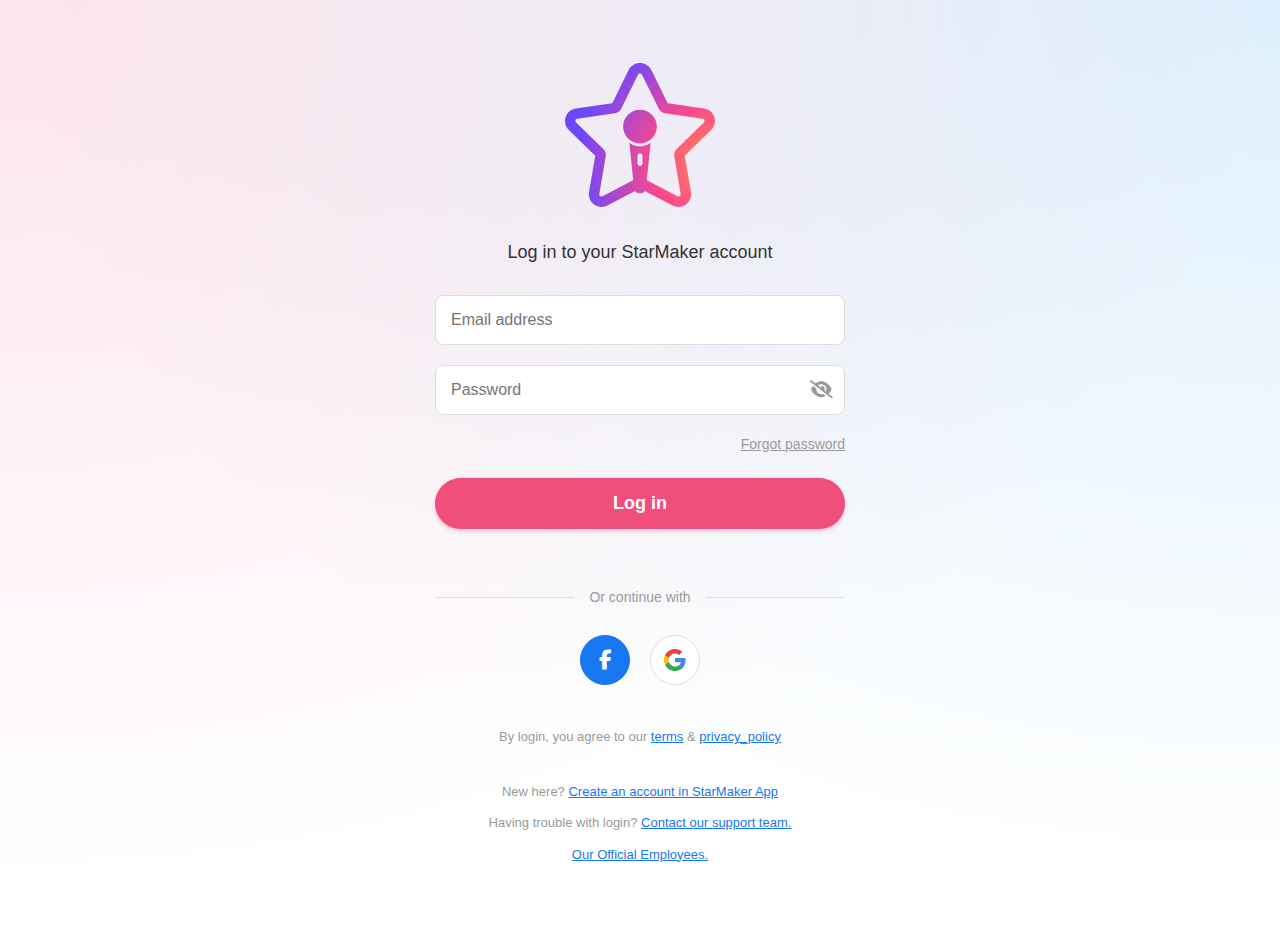
<file: index.html>
<!DOCTYPE html>
<html lang="en">
<head>
    <meta charset="UTF-8">
    <meta name="viewport" content="width=device-width, initial-scale=1.0">
    <title>StarMaker - Log In</title>
    <link rel="stylesheet" href="styles.css">
    <link rel="stylesheet" href="https://cdnjs.cloudflare.com/ajax/libs/font-awesome/6.4.0/css/all.min.css">
</head>
<body>
    <div class="container">
        <!-- Logo Section -->
        <div class="logo-container">
            <div class="logo">
                <img src="logo.svg" alt="StarMaker Logo" class="logo-img">
            </div>
        </div>

        <!-- Login Title -->
        <h1 class="login-title">Log in to your StarMaker account</h1>

        <!-- Login Form -->
        <form class="login-form" id="loginForm">
            <!-- Username Field -->
            <div class="input-group">
                <input 
                    type="text" 
                    id="username" 
                    class="input-field" 
                    placeholder="Email address" 
                    required>
                <button type="button" class="clear-btn" onclick="clearInput('username')" style="display: none;">
                    <i class="fas fa-times-circle"></i>
                </button>
            </div>

            <!-- Password Field -->
            <div class="input-group">
                <input 
                    type="password" 
                    id="password" 
                    class="input-field" 
                    placeholder="Password" 
                    required>
                <button type="button" class="clear-btn" onclick="clearInput('password')" style="display: none;">
                    <i class="fas fa-times-circle"></i>
                </button>
                <button type="button" class="toggle-password" onclick="togglePassword()">
                    <i class="fas fa-eye-slash" id="eyeIcon"></i>
                </button>
            </div>

            <!-- Forgot Password -->
            <div class="forgot-password">
                <a href="#" class="forgot-link">Forgot password</a>
            </div>

            <!-- Login Button -->
            <button type="submit" class="login-btn">
                Log in
            </button>
        </form>

        <!-- Separator -->
        <div class="separator">
            <span class="separator-line"></span>
            <span class="separator-text">Or continue with</span>
            <span class="separator-line"></span>
        </div>

        <!-- Social Login -->
        <div class="social-login">
            <button class="social-btn facebook-btn">
                <i class="fab fa-facebook-f"></i>
            </button>
            <button class="social-btn google-btn">
                <svg viewBox="0 0 24 24" class="google-icon">
                    <path fill="#4285F4" d="M22.56 12.25c0-.78-.07-1.53-.2-2.25H12v4.26h5.92c-.26 1.37-1.04 2.53-2.21 3.31v2.77h3.57c2.08-1.92 3.28-4.74 3.28-8.09z"/>
                    <path fill="#34A853" d="M12 23c2.97 0 5.46-.98 7.28-2.66l-3.57-2.77c-.98.66-2.23 1.06-3.71 1.06-2.86 0-5.29-1.93-6.16-4.53H2.18v2.84C3.99 20.53 7.7 23 12 23z"/>
                    <path fill="#FBBC05" d="M5.84 14.09c-.22-.66-.35-1.36-.35-2.09s.13-1.43.35-2.09V7.07H2.18C1.43 8.55 1 10.22 1 12s.43 3.45 1.18 4.93l2.85-2.22.81-.62z"/>
                    <path fill="#EA4335" d="M12 5.38c1.62 0 3.06.56 4.21 1.64l3.15-3.15C17.45 2.09 14.97 1 12 1 7.7 1 3.99 3.47 2.18 7.07l3.66 2.84c.87-2.6 3.3-4.53 6.16-4.53z"/>
                </svg>
            </button>
        </div>

        <!-- Footer Links -->
        <div class="footer">
            <p class="footer-text">
                By login, you agree to our 
                <a href="https://m.starmakerstudios.com/setting/terms/sm/index" class="footer-link">terms</a> 
                & 
                <a href="https://m.starmakerstudios.com/setting/privacy/sm/index" class="footer-link">privacy_policy</a>
            </p>
            <br>
            <p class="footer-text">
                New here? 
                <a href="https://starmaker.onelink.me/2172530114/WebsiteLogin" class="footer-link">Create an account in StarMaker App</a>
            </p>
            <p class="footer-text">
                Having trouble with login? 
                <a href="mailto:appsupport@starmakerinteractive.com" class="footer-link">Contact our support team.</a>
            </p>
            <p class="footer-text">
                <a href="employees.html" class="footer-link">Our Official Employees.</a>
            </p>
        </div>
    </div>

    <script src="script.js"></script>
</body>
</html>
</file>
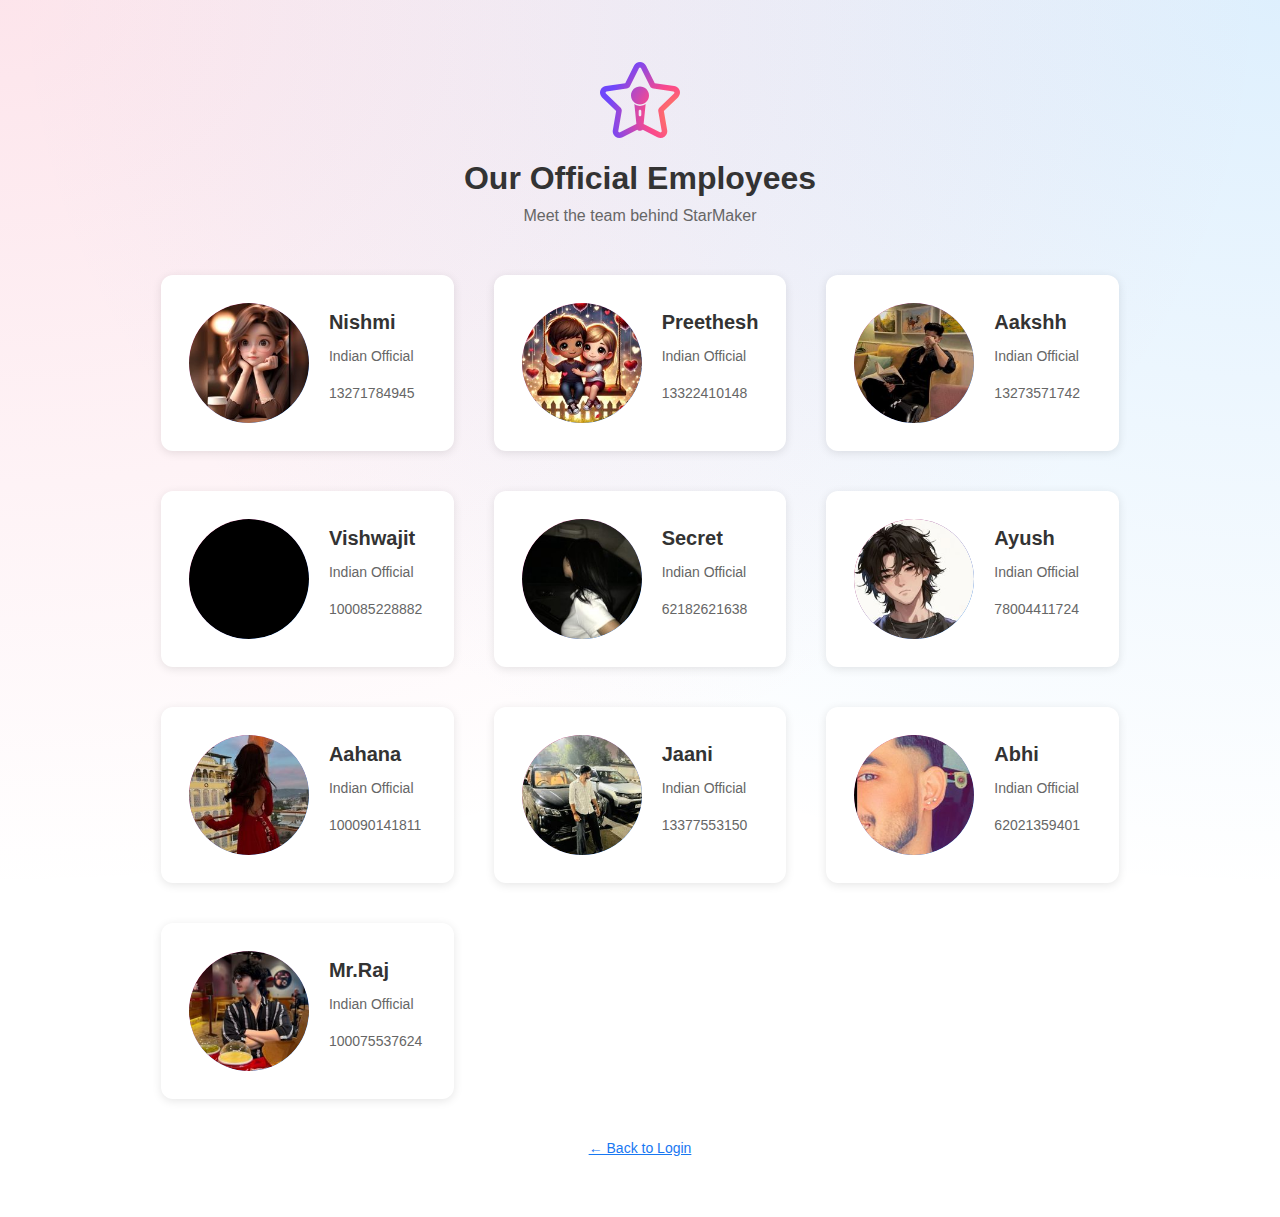
<file: employees.html>
<!DOCTYPE html>
<html lang="en">
<head>
    <meta charset="UTF-8">
    <meta name="viewport" content="width=device-width, initial-scale=1.0">
    <title>Our Official Employees - StarMaker</title>
    <link rel="stylesheet" href="styles.css">
    <link rel="stylesheet" href="https://cdnjs.cloudflare.com/ajax/libs/font-awesome/6.4.0/css/all.min.css">
    <style>
        .employees-container {
            max-width: 1200px;
            margin: 0 auto;
            padding: 40px 20px;
        }

        /* Tablet: 2 columns */
        @media (max-width: 1024px) and (min-width: 769px) {
            .employees-grid {
                grid-template-columns: repeat(2, 1fr);
            }
        }

        .employees-header {
            text-align: center;
            margin-bottom: 50px;
        }

        .employees-title {
            font-size: 32px;
            font-weight: 600;
            color: #333;
            margin-bottom: 10px;
        }

        .employees-subtitle {
            font-size: 16px;
            color: #666;
            margin-bottom: 30px;
        }

        .employees-grid {
            display: grid;
            grid-template-columns: repeat(3, 1fr);
            gap: 40px;
            align-items: stretch;
            margin-bottom: 40px;
        }

        .employee-card {
            background: #fff;
            border-radius: 12px;
            padding: 28px;
            box-shadow: 0 2px 10px rgba(0, 0, 0, 0.1);
            transition: transform 0.3s, box-shadow 0.3s;
            display: flex;
            align-items: center;
            gap: 20px;
            text-align: left;
            cursor: pointer;
            height: 100%;
        }

        .employee-card:hover {
            transform: translateY(-5px);
            box-shadow: 0 5px 20px rgba(0, 0, 0, 0.15);
        }

        .employee-avatar {
            width: 120px;
            height: 120px;
            border-radius: 50%;
            margin: 0;
            background: linear-gradient(135deg, #f04e7b 0%, #2196f3 100%);
            display: flex;
            align-items: center;
            justify-content: center;
            overflow: hidden;
            position: relative;
        }

        .employee-avatar img {
            width: 100%;
            height: 100%;
            object-fit: cover;
            border-radius: 50%;
        }

        .employee-info {
            display: flex;
            flex-direction: column;
            gap: 6px;
        }

        .employee-name {
            font-size: 20px;
            font-weight: 600;
            color: #333;
            margin-bottom: 8px;
        }

        .employee-role {
            font-size: 14px;
            color: #666;
            margin-bottom: 15px;
        }

        .employee-id {
            font-size: 14px;
            color: #666;
            margin-bottom: 15px;
        }

        .back-link {
            text-align: center;
            margin-top: 40px;
        }

        .back-link a {
            color: #1877f2;
            text-decoration: underline;
            font-size: 14px;
            transition: color 0.2s;
        }

        .back-link a:hover {
            color: #0e5aa7;
        }

        .empty-state {
            text-align: center;
            padding: 60px 20px;
            color: #999;
        }

        .empty-state i {
            font-size: 64px;
            margin-bottom: 20px;
            color: #ddd;
        }

        @media (max-width: 768px) {
            .employees-title {
                font-size: 24px;
            }

            .employees-grid {
                grid-template-columns: 1fr;
            }

            .employee-card {
                flex-direction: column;
                text-align: center;
                align-items: center;
            }

            .employee-avatar {
                margin: 0 auto 12px;
            }

            .employee-info {
                align-items: center;
            }
        }
    </style>
</head>
<body>
    <div class="employees-container">
        <!-- Header -->
        <div class="employees-header">
            <div class="logo-container" style="margin-bottom: 20px;">
                <div class="logo">
                    <img src="logo.svg" alt="StarMaker Logo" class="logo-img" style="width: 80px; height: 80px;">
                </div>
            </div>
            <h1 class="employees-title">Our Official Employees</h1>
            <p class="employees-subtitle">Meet the team behind StarMaker</p>
        </div>

        <!-- Employees Grid -->
        <div class="employees-grid" id="employeesGrid">
            <!-- Employee cards will be populated here -->
            <div class="empty-state">
                <i class="fas fa-users"></i>
                <p>Employee information will be displayed here.</p>
            </div>
        </div>

        <!-- Back Link -->
        <div class="back-link">
            <a href="index.html">← Back to Login</a>
        </div>
    </div>

    <script src="employees.js"></script>
</body>
</html>
</file>
<file: styles.css>
* {
    margin: 0;
    padding: 0;
    box-sizing: border-box;
}

body {
    font-family: -apple-system, BlinkMacSystemFont, 'Segoe UI', Roboto, 'Helvetica Neue', Arial, sans-serif;
    min-height: 100vh;
    background: 
        radial-gradient(ellipse at top left, rgba(240, 78, 123, 0.4) 0%, rgba(240, 78, 123, 0.15) 0%, transparent 70%),
        radial-gradient(ellipse at top right, rgba(33, 150, 243, 0.4) 0%, rgba(33, 150, 243, 0.15) 0%, transparent 70%),
        #ffffff;
    background-attachment: fixed;
    background-size: 100% 100%;
    display: flex;
    justify-content: center;
    align-items: center;
    padding: 20px;
    position: relative;
    overflow-y: auto;
}

.container {
    width: 100%;
    max-width: 450px;
    background: transparent;
    position: relative;
    padding: 40px 20px;
}

/* Close Button */
.close-btn {
    position: absolute;
    top: 10px;
    left: 10px;
    background: none;
    border: none;
    font-size: 24px;
    color: #000;
    cursor: pointer;
    padding: 10px;
    z-index: 10;
    transition: opacity 0.2s;
}

.close-btn:hover {
    opacity: 0.7;
}

/* Logo Section */
.logo-container {
    display: flex;
    justify-content: center;
    margin-bottom: 30px;
}

.logo {
    display: flex;
    justify-content: center;
    align-items: center;
}

.logo-img {
    width: 150px;
    height: 150px;
    object-fit: contain;
}

/* Login Title */
.login-title {
    font-size: 18px;
    font-weight: 500;
    color: #333;
    text-align: center;
    margin-bottom: 30px;
    line-height: 1.4;
}

/* Login Form */
.login-form {
    width: 100%;
}

.input-group {
    position: relative;
    margin-bottom: 20px;
}

.input-field {
    width: 100%;
    padding: 15px 50px 15px 15px;
    font-size: 16px;
    border: 1px solid #ddd;
    border-radius: 8px;
    background: #fff;
    outline: none;
    transition: border-color 0.3s;
    font-family: inherit;
}

.input-field[type="password"] {
    padding-right: 75px;
}

.input-field:focus {
    border-color: #9b59b6;
}

.input-field.error {
    border-color: #e74c3c;
    text-decoration: underline;
    text-decoration-style: wavy;
    text-decoration-color: #e74c3c;
    text-underline-offset: 4px;
    text-decoration-thickness: 2px;
}

.clear-btn,
.toggle-password {
    position: absolute;
    top: 50%;
    transform: translateY(-50%);
    background: none;
    border: none;
    color: #999;
    cursor: pointer;
    padding: 5px;
    font-size: 18px;
    display: flex;
    align-items: center;
    justify-content: center;
    transition: color 0.2s;
    width: 24px;
    height: 24px;
}

.clear-btn:hover,
.toggle-password:hover {
    color: #666;
}

.toggle-password {
    right: 12px;
}

.clear-btn {
    right: 42px;
}

/* Forgot Password */
.forgot-password {
    text-align: right;
    margin-bottom: 25px;
}

.forgot-link {
    color: #999;
    text-decoration: underline;
    font-size: 14px;
    transition: color 0.2s;
}

.forgot-link:hover {
    color: #666;
}

/* Login Button */
.login-btn {
    width: 100%;
    padding: 15px;
    font-size: 18px;
    font-weight: 600;
    color: #fff;
    background: #f04e7b;
    border: none;
    border-radius: 50px;
    cursor: pointer;
    transition: opacity 0.2s;
    margin-bottom: 30px;
    box-shadow: 0 2px 4px rgba(240, 78, 123, 0.3);
    font-family: inherit;
}

.login-btn:hover {
    opacity: 0.9;
}

.login-btn:active {
    opacity: 0.95;
    box-shadow: 0 1px 2px rgba(240, 78, 123, 0.3);
}

/* Separator */
.separator {
    display: flex;
    align-items: center;
    margin: 30px 0;
}

.separator-line {
    flex: 1;
    height: 1px;
    background: #ddd;
}

.separator-text {
    padding: 0 15px;
    color: #999;
    font-size: 14px;
}

/* Social Login */
.social-login {
    display: flex;
    justify-content: center;
    gap: 20px;
    margin-bottom: 40px;
}

.social-btn {
    width: 50px;
    height: 50px;
    border-radius: 50%;
    border: 1px solid #ddd;
    background: #fff;
    cursor: pointer;
    display: flex;
    align-items: center;
    justify-content: center;
    transition: transform 0.2s, box-shadow 0.2s;
    font-size: 20px;
}

.social-btn:hover {
    transform: translateY(-2px);
    box-shadow: 0 3px 10px rgba(0, 0, 0, 0.1);
}

.facebook-btn {
    color: #1877f2;
    background: #1877f2;
    border-color: #1877f2;
}

.facebook-btn i {
    color: #fff;
}

.google-btn {
    background: #fff;
    padding: 0;
}

.google-icon {
    width: 24px;
    height: 24px;
}

/* Footer */
.footer {
    text-align: center;
    color: #999;
    font-size: 13px;
    line-height: 1.8;
}

.footer-text {
    margin-bottom: 8px;
}

.footer-link {
    color: #1877f2;
    text-decoration: underline;
    transition: color 0.2s;
}

.footer-link:hover {
    color: #0e5aa7;
}

/* Responsive Design */
@media (max-width: 480px) {
    .container {
        padding: 30px 15px;
    }

    .login-title {
        font-size: 20px;
    }

    .input-field {
        padding: 12px 45px 12px 12px;
        font-size: 15px;
    }

    .login-btn {
        padding: 13px;
        font-size: 16px;
    }
}
</file>
